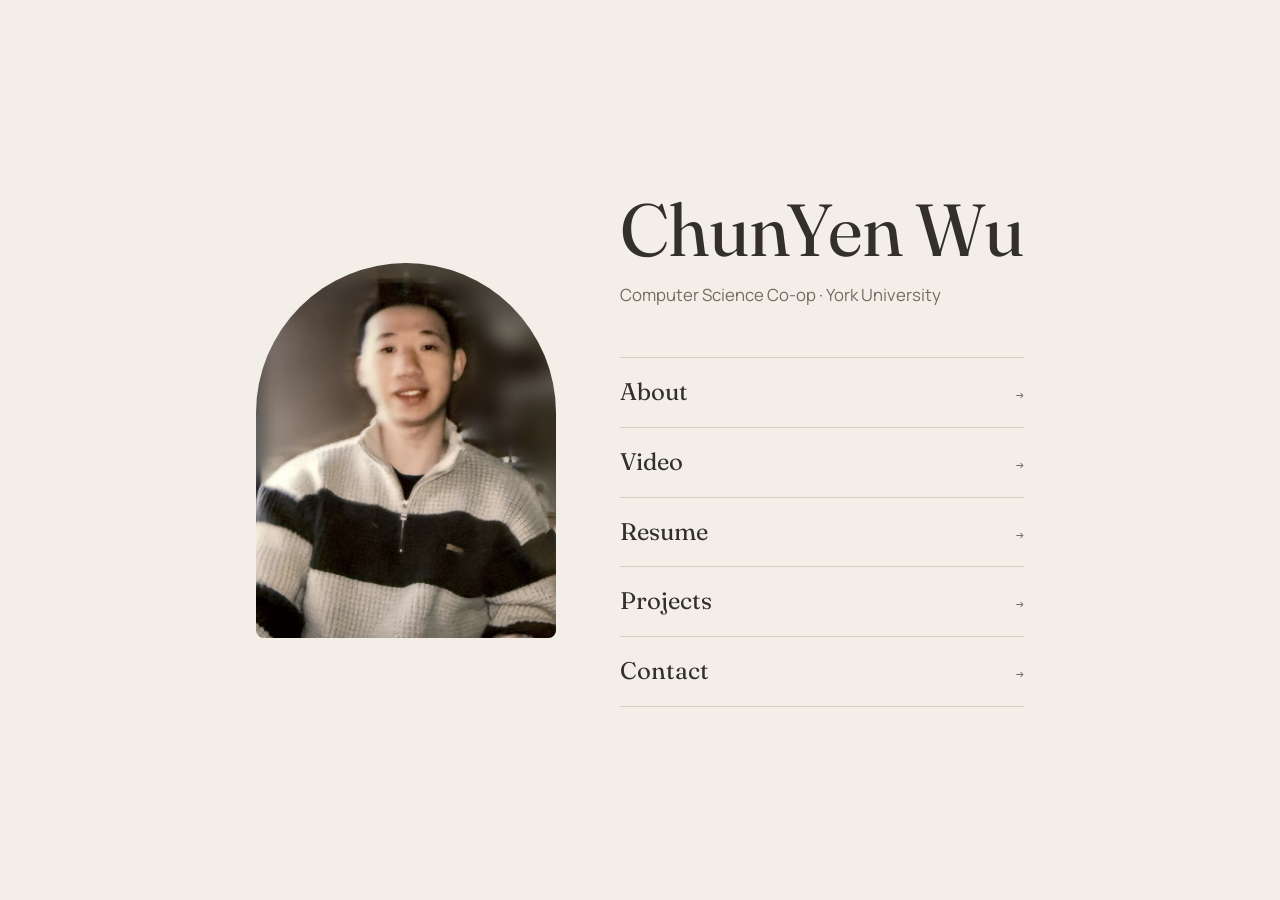
<file: index.html>
<!doctype html>
<html lang="en">
<head>
<meta charset="utf-8">
<meta name="viewport" content="width=device-width, initial-scale=1, viewport-fit=cover">
<title>ChunYen Wu</title>
<meta name="description" content="ChunYen Wu, Computer Science co-op student at York University. Data and BI analytics in financial services.">
<link rel="icon" href="data:image/svg+xml,%3Csvg xmlns='http://www.w3.org/2000/svg' viewBox='0 0 64 64'%3E%3Ccircle cx='32' cy='32' r='30' fill='%236E7F6A'/%3E%3Ctext x='32' y='42' font-size='28' text-anchor='middle' fill='%23F3EFE8' font-family='Georgia'%3EC%3C/text%3E%3C/svg%3E">
<link rel="preconnect" href="https://fonts.googleapis.com">
<link rel="preconnect" href="https://fonts.gstatic.com" crossorigin>
<link rel="stylesheet" href="https://fonts.googleapis.com/css2?family=Fraunces:opsz,wght@9..144,400;9..144,500&family=Manrope:wght@400;500;600&family=IBM+Plex+Mono:wght@400&display=swap">
<link rel="stylesheet" href="style.css">
</head>
<body>
<main class="home">
  <div class="wrap">
    <img src="photo.jpg" alt="Portrait of ChunYen Wu" width="800" height="1000">
    <div>
      <h1>ChunYen Wu</h1>
      <p class="role">Computer Science Co-op · York University</p>
      <nav aria-label="Main">
        <a href="about.html">About <span>→</span></a>
        <a href="video.html">Video <span>→</span></a>
        <a href="resume.html">Resume <span>→</span></a>
        <a href="projects.html">Projects <span>→</span></a>
        <a href="contact.html">Contact <span>→</span></a>
      </nav>
    </div>
  </div>
</main>
</body>
</html>
</file>
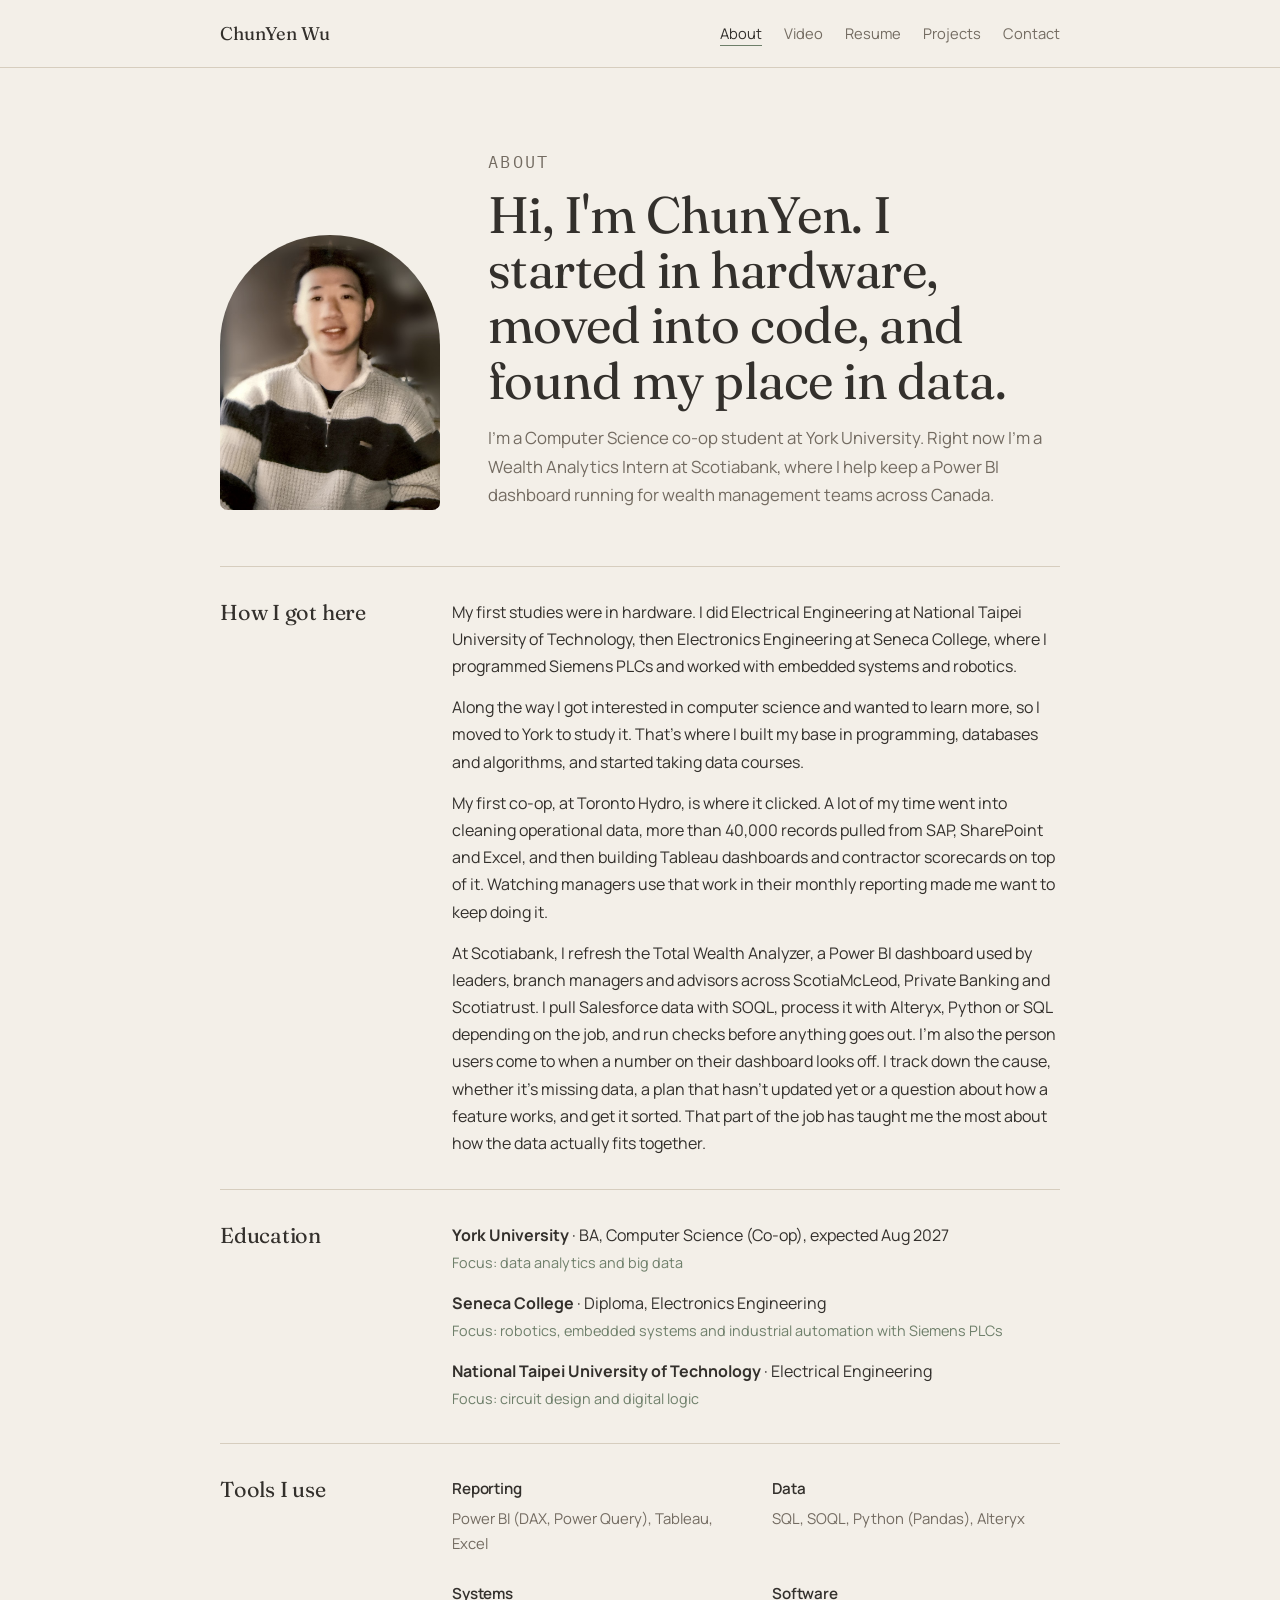
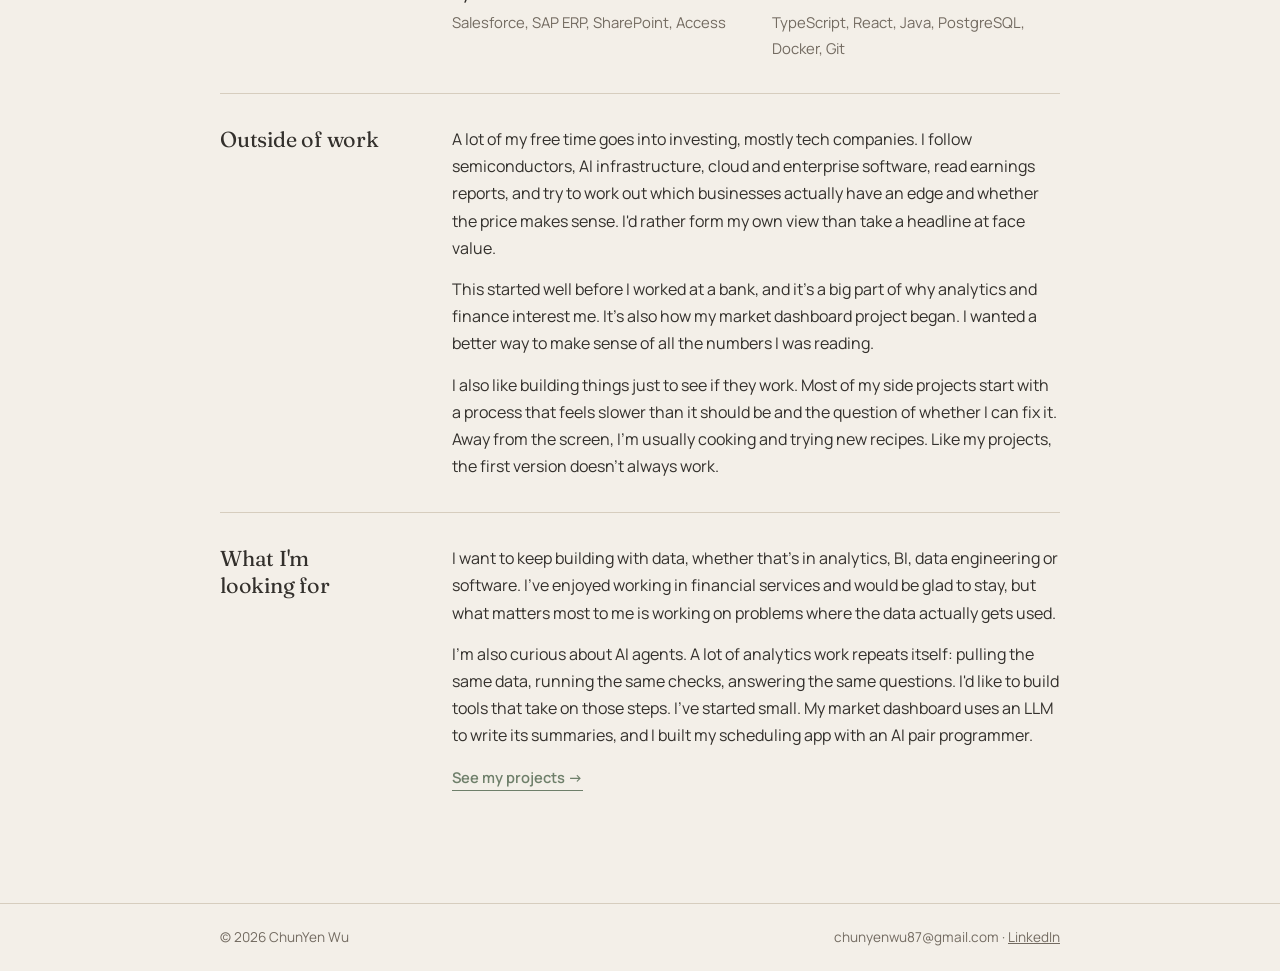
<file: about.html>
<!doctype html>
<html lang="en">
<head>
<meta charset="utf-8">
<meta name="viewport" content="width=device-width, initial-scale=1, viewport-fit=cover">
<title>About · ChunYen Wu</title>
<meta name="description" content="ChunYen Wu, Computer Science co-op student at York University. Data and BI analytics in financial services.">
<link rel="icon" href="data:image/svg+xml,%3Csvg xmlns='http://www.w3.org/2000/svg' viewBox='0 0 64 64'%3E%3Ccircle cx='32' cy='32' r='30' fill='%236E7F6A'/%3E%3Ctext x='32' y='42' font-size='28' text-anchor='middle' fill='%23F3EFE8' font-family='Georgia'%3EC%3C/text%3E%3C/svg%3E">
<link rel="preconnect" href="https://fonts.googleapis.com">
<link rel="preconnect" href="https://fonts.gstatic.com" crossorigin>
<link rel="stylesheet" href="https://fonts.googleapis.com/css2?family=Fraunces:opsz,wght@9..144,400;9..144,500&family=Manrope:wght@400;500;600&family=IBM+Plex+Mono:wght@400&display=swap">
<link rel="stylesheet" href="style.css">
</head>
<body>
<header class="top"><div class="wrap">
<a class="name" href="index.html">ChunYen Wu</a>
<nav aria-label="Main"><ul><li><a href="about.html" aria-current="page">About</a></li><li><a href="video.html">Video</a></li><li><a href="resume.html">Resume</a></li><li><a href="projects.html">Projects</a></li><li><a href="contact.html">Contact</a></li></ul></nav>
</div></header>
<main class="page"><div class="wrap">

<div class="about-head">
<img src="photo.jpg" alt="ChunYen Wu" width="800" height="1000">
<div class="page-head">
  <p class="label">About</p>
  <h1>Hi, I'm ChunYen. I started in hardware, moved into code, and found my place in data.</h1>
  <p>I'm a Computer Science co-op student at York University. Right now I'm a Wealth Analytics Intern at Scotiabank, where I help keep a Power BI dashboard running for wealth management teams across Canada.</p>
</div>
</div>

<section class="section">
  <h2>How I got here</h2>
  <div class="body">
    <p>My first studies were in hardware. I did Electrical Engineering at National Taipei University of Technology, then Electronics Engineering at Seneca College, where I programmed Siemens PLCs and worked with embedded systems and robotics.</p>
    <p>Along the way I got interested in computer science and wanted to learn more, so I moved to York to study it. That's where I built my base in programming, databases and algorithms, and started taking data courses.</p>
    <p>My first co-op, at Toronto Hydro, is where it clicked. A lot of my time went into cleaning operational data, more than 40,000 records pulled from SAP, SharePoint and Excel, and then building Tableau dashboards and contractor scorecards on top of it. Watching managers use that work in their monthly reporting made me want to keep doing it.</p>
    <p>At Scotiabank, I refresh the Total Wealth Analyzer, a Power BI dashboard used by leaders, branch managers and advisors across ScotiaMcLeod, Private Banking and Scotiatrust. I pull Salesforce data with SOQL, process it with Alteryx, Python or SQL depending on the job, and run checks before anything goes out. I'm also the person users come to when a number on their dashboard looks off. I track down the cause, whether it's missing data, a plan that hasn't updated yet or a question about how a feature works, and get it sorted. That part of the job has taught me the most about how the data actually fits together.</p>
  </div>
</section>

<section class="section">
  <h2>Education</h2>
  <div class="body">
    <ul class="focus">
      <li><div><b>York University</b> · BA, Computer Science (Co-op), expected Aug 2027</div><span>Focus: data analytics and big data</span></li>
      <li><div><b>Seneca College</b> · Diploma, Electronics Engineering</div><span>Focus: robotics, embedded systems and industrial automation with Siemens PLCs</span></li>
      <li><div><b>National Taipei University of Technology</b> · Electrical Engineering</div><span>Focus: circuit design and digital logic</span></li>
    </ul>
  </div>
</section>

<section class="section">
  <h2>Tools I use</h2>
  <div class="body">
    <div class="skills">
      <div><h3>Reporting</h3><p>Power BI (DAX, Power Query), Tableau, Excel</p></div>
      <div><h3>Data</h3><p>SQL, SOQL, Python (Pandas), Alteryx</p></div>
      <div><h3>Systems</h3><p>Salesforce, SAP ERP, SharePoint, Access</p></div>
      <div><h3>Software</h3><p>TypeScript, React, Java, PostgreSQL, Docker, Git</p></div>
    </div>
  </div>
</section>

<section class="section">
  <h2>Outside of work</h2>
  <div class="body">
    <p>A lot of my free time goes into investing, mostly tech companies. I follow semiconductors, AI infrastructure, cloud and enterprise software, read earnings reports, and try to work out which businesses actually have an edge and whether the price makes sense. I'd rather form my own view than take a headline at face value.</p>
    <p>This started well before I worked at a bank, and it's a big part of why analytics and finance interest me. It's also how my market dashboard project began. I wanted a better way to make sense of all the numbers I was reading.</p>
    <p>I also like building things just to see if they work. Most of my side projects start with a process that feels slower than it should be and the question of whether I can fix it. Away from the screen, I'm usually cooking and trying new recipes. Like my projects, the first version doesn't always work.</p>
  </div>
</section>

<section class="section">
  <h2>What I'm looking for</h2>
  <div class="body">
    <p>I want to keep building with data, whether that's in analytics, BI, data engineering or software. I've enjoyed working in financial services and would be glad to stay, but what matters most to me is working on problems where the data actually gets used.</p>
    <p>I'm also curious about AI agents. A lot of analytics work repeats itself: pulling the same data, running the same checks, answering the same questions. I'd like to build tools that take on those steps. I've started small. My market dashboard uses an LLM to write its summaries, and I built my scheduling app with an AI pair programmer.</p>
    <p><a class="repo" href="projects.html" style="margin-top:0">See my projects →</a></p>
  </div>
</section>

</div></main>
<footer><div class="wrap"><span>© 2026 ChunYen Wu</span><span>chunyenwu87@gmail.com · <a href="https://www.linkedin.com/in/chunyen-w/">LinkedIn</a></span></div></footer>
</body>
</html>
</file>
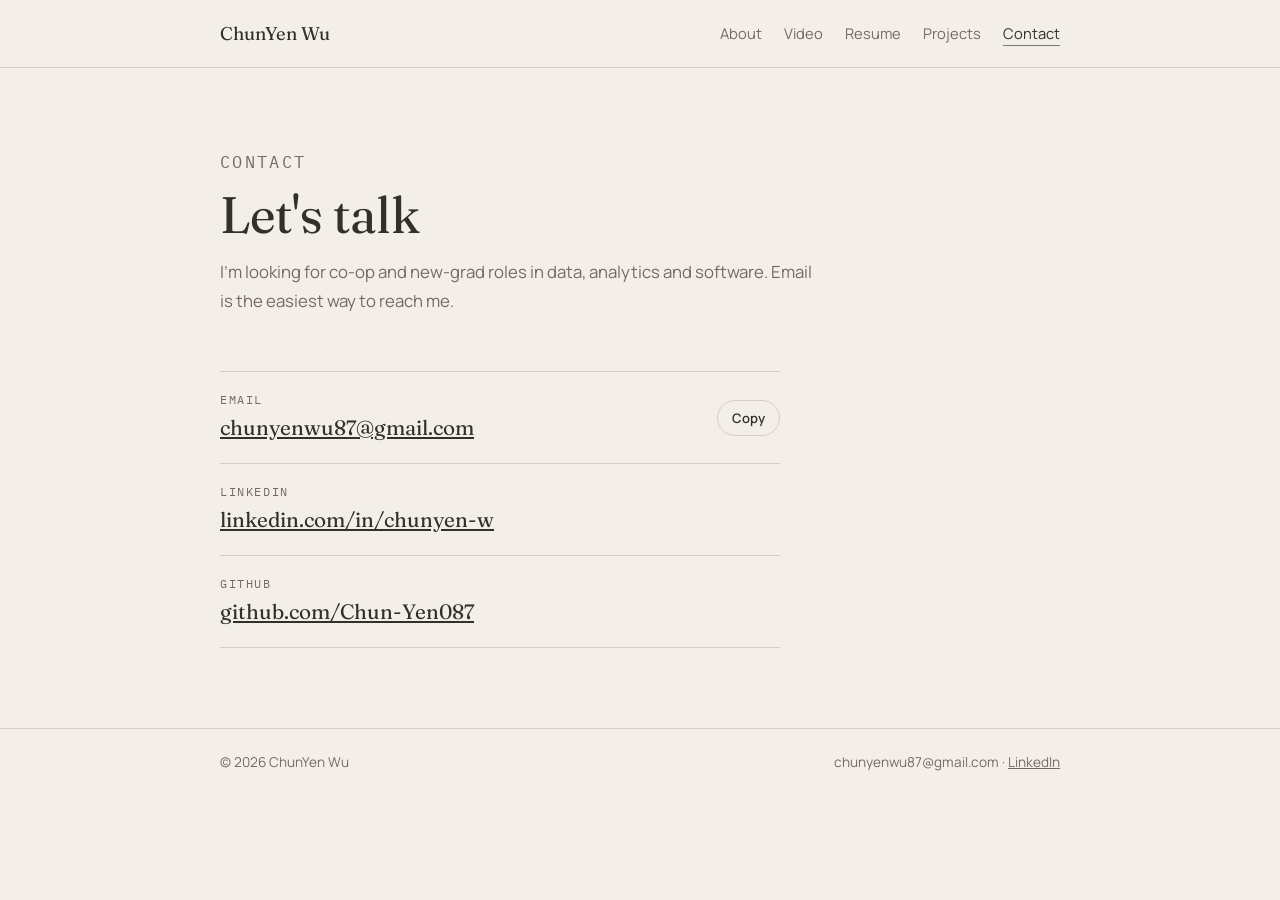
<file: contact.html>
<!doctype html>
<html lang="en">
<head>
<meta charset="utf-8">
<meta name="viewport" content="width=device-width, initial-scale=1, viewport-fit=cover">
<title>Contact · ChunYen Wu</title>
<meta name="description" content="ChunYen Wu, Computer Science co-op student at York University. Data and BI analytics in financial services.">
<link rel="icon" href="data:image/svg+xml,%3Csvg xmlns='http://www.w3.org/2000/svg' viewBox='0 0 64 64'%3E%3Ccircle cx='32' cy='32' r='30' fill='%236E7F6A'/%3E%3Ctext x='32' y='42' font-size='28' text-anchor='middle' fill='%23F3EFE8' font-family='Georgia'%3EC%3C/text%3E%3C/svg%3E">
<link rel="preconnect" href="https://fonts.googleapis.com">
<link rel="preconnect" href="https://fonts.gstatic.com" crossorigin>
<link rel="stylesheet" href="https://fonts.googleapis.com/css2?family=Fraunces:opsz,wght@9..144,400;9..144,500&family=Manrope:wght@400;500;600&family=IBM+Plex+Mono:wght@400&display=swap">
<link rel="stylesheet" href="style.css">
</head>
<body>
<header class="top"><div class="wrap">
<a class="name" href="index.html">ChunYen Wu</a>
<nav aria-label="Main"><ul><li><a href="about.html">About</a></li><li><a href="video.html">Video</a></li><li><a href="resume.html">Resume</a></li><li><a href="projects.html">Projects</a></li><li><a href="contact.html" aria-current="page">Contact</a></li></ul></nav>
</div></header>
<main class="page"><div class="wrap">

<div class="page-head">
  <p class="label">Contact</p>
  <h1>Let's talk</h1>
  <p>I'm looking for co-op and new-grad roles in data, analytics and software. Email is the easiest way to reach me.</p>
</div>
<div class="contact-list">
  <div class="contact-row"><div><p class="label">Email</p><a class="v" id="email" href="mailto:chunyenwu87@gmail.com">chunyenwu87@gmail.com</a></div><button class="copy" id="copy" type="button">Copy</button></div>
  <div class="contact-row"><div><p class="label">LinkedIn</p><a class="v" href="https://www.linkedin.com/in/chunyen-w/">linkedin.com/in/chunyen-w</a></div></div>
  <div class="contact-row"><div><p class="label">GitHub</p><a class="v" href="https://github.com/Chun-Yen087">github.com/Chun-Yen087</a></div></div>
</div>
<script>
document.getElementById('copy').addEventListener('click', function () {
  var b = this, t = document.getElementById('email').textContent;
  try { navigator.clipboard.writeText(t).then(function () { b.textContent = 'Copied'; setTimeout(function () { b.textContent = 'Copy'; }, 1500); }); } catch (e) {}
});
</script>

</div></main>
<footer><div class="wrap"><span>© 2026 ChunYen Wu</span><span>chunyenwu87@gmail.com · <a href="https://www.linkedin.com/in/chunyen-w/">LinkedIn</a></span></div></footer>
</body>
</html>
</file>
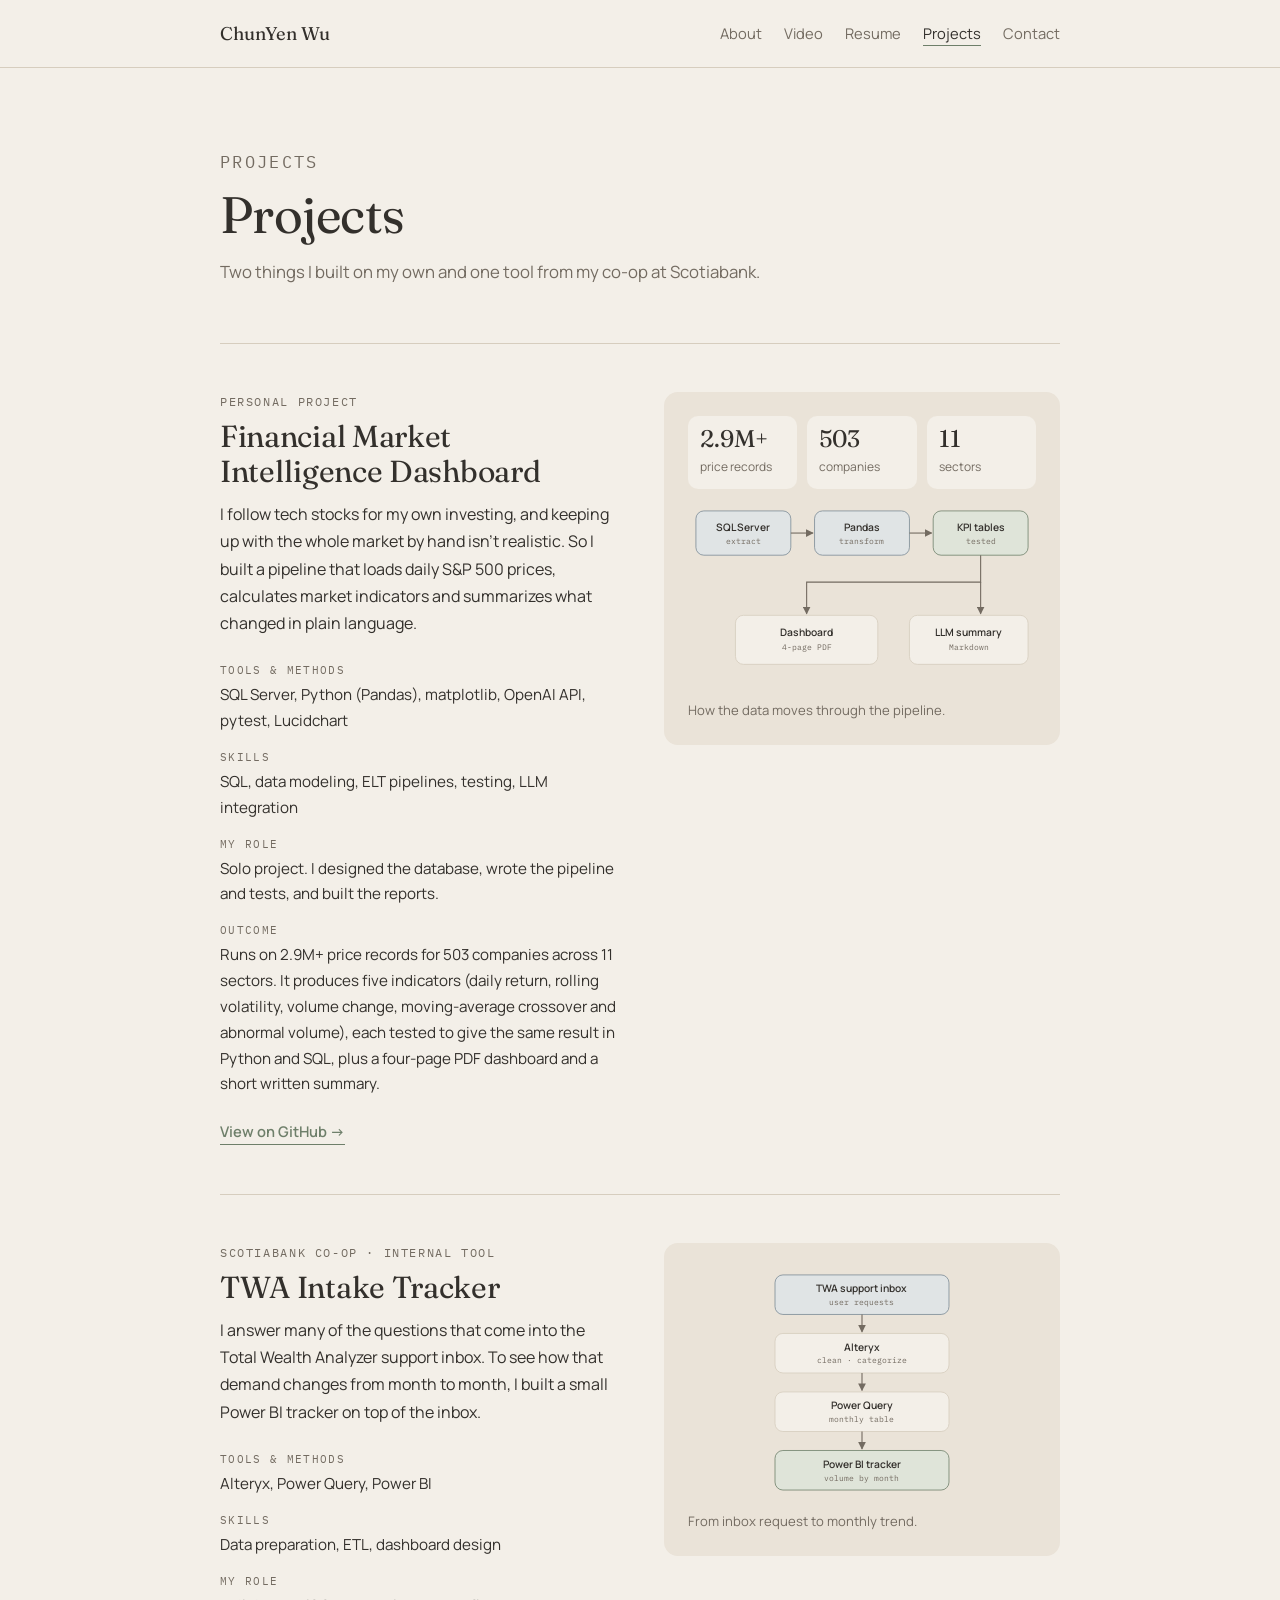
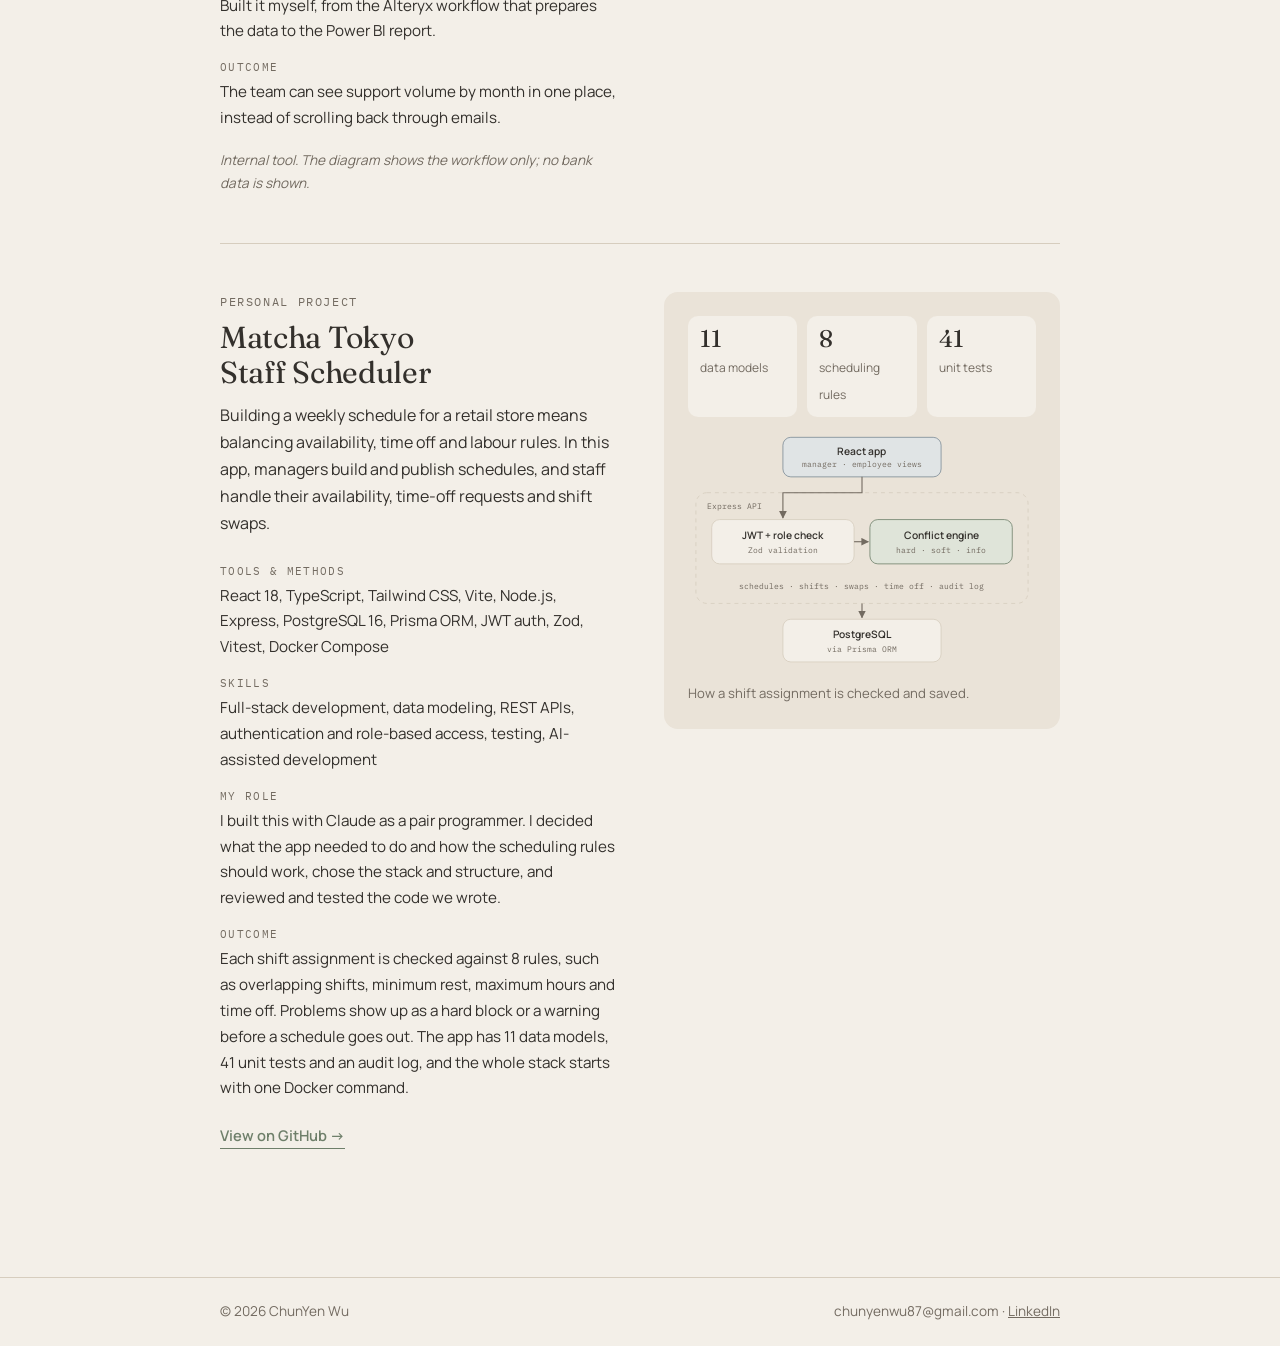
<file: projects.html>
<!doctype html>
<html lang="en">
<head>
<meta charset="utf-8">
<meta name="viewport" content="width=device-width, initial-scale=1, viewport-fit=cover">
<title>Projects · ChunYen Wu</title>
<meta name="description" content="ChunYen Wu, Computer Science co-op student at York University. Data and BI analytics in financial services.">
<link rel="icon" href="data:image/svg+xml,%3Csvg xmlns='http://www.w3.org/2000/svg' viewBox='0 0 64 64'%3E%3Ccircle cx='32' cy='32' r='30' fill='%236E7F6A'/%3E%3Ctext x='32' y='42' font-size='28' text-anchor='middle' fill='%23F3EFE8' font-family='Georgia'%3EC%3C/text%3E%3C/svg%3E">
<link rel="preconnect" href="https://fonts.googleapis.com">
<link rel="preconnect" href="https://fonts.gstatic.com" crossorigin>
<link rel="stylesheet" href="https://fonts.googleapis.com/css2?family=Fraunces:opsz,wght@9..144,400;9..144,500&family=Manrope:wght@400;500;600&family=IBM+Plex+Mono:wght@400&display=swap">
<link rel="stylesheet" href="style.css">
</head>
<body>
<header class="top"><div class="wrap">
<a class="name" href="index.html">ChunYen Wu</a>
<nav aria-label="Main"><ul><li><a href="about.html">About</a></li><li><a href="video.html">Video</a></li><li><a href="resume.html">Resume</a></li><li><a href="projects.html" aria-current="page">Projects</a></li><li><a href="contact.html">Contact</a></li></ul></nav>
</div></header>
<main class="page"><div class="wrap">

<div class="page-head">
  <p class="label">Projects</p>
  <h1>Projects</h1>
  <p>Two things I built on my own and one tool from my co-op at Scotiabank.</p>
</div>

<article class="project">
  <div>
    <p class="label">Personal project</p>
    <h2>Financial Market Intelligence Dashboard</h2>
    <p class="desc">I follow tech stocks for my own investing, and keeping up with the whole market by hand isn't realistic. So I built a pipeline that loads daily S&amp;P 500 prices, calculates market indicators and summarizes what changed in plain language.</p>
    <dl class="facts">
      <div><dt>Tools &amp; methods</dt><dd>SQL Server, Python (Pandas), matplotlib, OpenAI API, pytest, Lucidchart</dd></div>
      <div><dt>Skills</dt><dd>SQL, data modeling, ELT pipelines, testing, LLM integration</dd></div>
      <div><dt>My role</dt><dd>Solo project. I designed the database, wrote the pipeline and tests, and built the reports.</dd></div>
      <div><dt>Outcome</dt><dd>Runs on 2.9M+ price records for 503 companies across 11 sectors. It produces five indicators (daily return, rolling volatility, volume change, moving-average crossover and abnormal volume), each tested to give the same result in Python and SQL, plus a four-page PDF dashboard and a short written summary.</dd></div>
    </dl>
    <a class="repo" href="https://github.com/Chun-Yen087/financial-market-intelligence-dashboard">View on GitHub →</a>
  </div>
  <figure>
    <div class="kpis">
      <div class="kpi"><b>2.9M+</b><span>price records</span></div>
      <div class="kpi"><b>503</b><span>companies</span></div>
      <div class="kpi"><b>11</b><span>sectors</span></div>
    </div>
    <svg viewBox="0 0 440 230" role="img" aria-label="Pipeline from SQL Server to Pandas to KPI tables, feeding a dashboard and an LLM summary">
      <defs><marker id="ah1" viewBox="0 0 10 10" refX="9" refY="5" markerWidth="7" markerHeight="7" orient="auto-start-reverse"><path d="M0,0 L10,5 L0,10 z" class="dg-head"/></marker></defs>
      <rect class="dg-box blue" x="10" y="10" width="120" height="56" rx="10"/><text class="dg-t" x="70" y="35" text-anchor="middle">SQL Server</text><text class="dg-s" x="70" y="52" text-anchor="middle">extract</text>
      <rect class="dg-box blue" x="160" y="10" width="120" height="56" rx="10"/><text class="dg-t" x="220" y="35" text-anchor="middle">Pandas</text><text class="dg-s" x="220" y="52" text-anchor="middle">transform</text>
      <rect class="dg-box hi" x="310" y="10" width="120" height="56" rx="10"/><text class="dg-t" x="370" y="35" text-anchor="middle">KPI tables</text><text class="dg-s" x="370" y="52" text-anchor="middle">tested</text>
      <path class="dg-a" d="M130 38 H158" marker-end="url(#ah1)"/><path class="dg-a" d="M280 38 H308" marker-end="url(#ah1)"/>
      <path class="dg-a" d="M370 66 V100 H150 V140" marker-end="url(#ah1)"/><path class="dg-a" d="M370 100 V140" marker-end="url(#ah1)"/>
      <rect class="dg-box" x="60" y="142" width="180" height="62" rx="10"/><text class="dg-t" x="150" y="168" text-anchor="middle">Dashboard</text><text class="dg-s" x="150" y="186" text-anchor="middle">4-page PDF</text>
      <rect class="dg-box" x="280" y="142" width="150" height="62" rx="10"/><text class="dg-t" x="355" y="168" text-anchor="middle">LLM summary</text><text class="dg-s" x="355" y="186" text-anchor="middle">Markdown</text>
    </svg>
    <figcaption>How the data moves through the pipeline.</figcaption>
  </figure>
</article>

<article class="project">
  <div>
    <p class="label">Scotiabank co-op · internal tool</p>
    <h2>TWA Intake Tracker</h2>
    <p class="desc">I answer many of the questions that come into the Total Wealth Analyzer support inbox. To see how that demand changes from month to month, I built a small Power BI tracker on top of the inbox.</p>
    <dl class="facts">
      <div><dt>Tools &amp; methods</dt><dd>Alteryx, Power Query, Power BI</dd></div>
      <div><dt>Skills</dt><dd>Data preparation, ETL, dashboard design</dd></div>
      <div><dt>My role</dt><dd>Built it myself, from the Alteryx workflow that prepares the data to the Power BI report.</dd></div>
      <div><dt>Outcome</dt><dd>The team can see support volume by month in one place, instead of scrolling back through emails.</dd></div>
    </dl>
    <p class="note">Internal tool. The diagram shows the workflow only; no bank data is shown.</p>
  </div>
  <figure>
    <svg viewBox="0 0 440 290" role="img" aria-label="Support inbox to Alteryx to Power Query to Power BI tracker">
      <defs><marker id="ah2" viewBox="0 0 10 10" refX="9" refY="5" markerWidth="7" markerHeight="7" orient="auto-start-reverse"><path d="M0,0 L10,5 L0,10 z" class="dg-head"/></marker></defs>
      <rect class="dg-box blue" x="110" y="10" width="220" height="50" rx="10"/><text class="dg-t" x="220" y="32" text-anchor="middle">TWA support inbox</text><text class="dg-s" x="220" y="48" text-anchor="middle">user requests</text>
      <rect class="dg-box" x="110" y="84" width="220" height="50" rx="10"/><text class="dg-t" x="220" y="106" text-anchor="middle">Alteryx</text><text class="dg-s" x="220" y="122" text-anchor="middle">clean · categorize</text>
      <rect class="dg-box" x="110" y="158" width="220" height="50" rx="10"/><text class="dg-t" x="220" y="180" text-anchor="middle">Power Query</text><text class="dg-s" x="220" y="196" text-anchor="middle">monthly table</text>
      <rect class="dg-box hi" x="110" y="232" width="220" height="50" rx="10"/><text class="dg-t" x="220" y="254" text-anchor="middle">Power BI tracker</text><text class="dg-s" x="220" y="270" text-anchor="middle">volume by month</text>
      <path class="dg-a" d="M220 60 V82" marker-end="url(#ah2)"/><path class="dg-a" d="M220 134 V156" marker-end="url(#ah2)"/><path class="dg-a" d="M220 208 V230" marker-end="url(#ah2)"/>
    </svg>
    <figcaption>From inbox request to monthly trend.</figcaption>
  </figure>
</article>

<article class="project">
  <div>
    <p class="label">Personal project</p>
    <h2>Matcha Tokyo Staff Scheduler</h2>
    <p class="desc">Building a weekly schedule for a retail store means balancing availability, time off and labour rules. In this app, managers build and publish schedules, and staff handle their availability, time-off requests and shift swaps.</p>
    <dl class="facts">
      <div><dt>Tools &amp; methods</dt><dd>React 18, TypeScript, Tailwind CSS, Vite, Node.js, Express, PostgreSQL 16, Prisma ORM, JWT auth, Zod, Vitest, Docker Compose</dd></div>
      <div><dt>Skills</dt><dd>Full-stack development, data modeling, REST APIs, authentication and role-based access, testing, AI-assisted development</dd></div>
      <div><dt>My role</dt><dd>I built this with Claude as a pair programmer. I decided what the app needed to do and how the scheduling rules should work, chose the stack and structure, and reviewed and tested the code we wrote.</dd></div>
      <div><dt>Outcome</dt><dd>Each shift assignment is checked against 8 rules, such as overlapping shifts, minimum rest, maximum hours and time off. Problems show up as a hard block or a warning before a schedule goes out. The app has 11 data models, 41 unit tests and an audit log, and the whole stack starts with one Docker command.</dd></div>
    </dl>
    <a class="repo" href="https://github.com/Chun-Yen087/retail-production-scheduling-app">View on GitHub →</a>
  </div>
  <figure>
    <div class="kpis">
      <div class="kpi"><b>11</b><span>data models</span></div>
      <div class="kpi"><b>8</b><span>scheduling rules</span></div>
      <div class="kpi"><b>41</b><span>unit tests</span></div>
    </div>
    <svg viewBox="0 0 440 300" role="img" aria-label="React app calls the Express API, which checks auth and roles, runs the conflict engine, and stores data in PostgreSQL through Prisma">
      <defs><marker id="ah3" viewBox="0 0 10 10" refX="9" refY="5" markerWidth="7" markerHeight="7" orient="auto-start-reverse"><path d="M0,0 L10,5 L0,10 z" class="dg-head"/></marker></defs>
      <rect class="dg-box blue" x="120" y="8" width="200" height="50" rx="10"/><text class="dg-t" x="220" y="30" text-anchor="middle">React app</text><text class="dg-s" x="220" y="46" text-anchor="middle">manager · employee views</text>
      <rect class="dg-frame" x="10" y="78" width="420" height="140" rx="14"/>
      <text class="dg-s" x="24" y="98">Express API</text>
      <rect class="dg-box" x="30" y="112" width="180" height="56" rx="10"/><text class="dg-t" x="120" y="137" text-anchor="middle">JWT + role check</text><text class="dg-s" x="120" y="154" text-anchor="middle">Zod validation</text>
      <rect class="dg-box hi" x="230" y="112" width="180" height="56" rx="10"/><text class="dg-t" x="320" y="137" text-anchor="middle">Conflict engine</text><text class="dg-s" x="320" y="154" text-anchor="middle">hard · soft · info</text>
      <text class="dg-s" x="220" y="200" text-anchor="middle">schedules · shifts · swaps · time off · audit log</text>
      <rect class="dg-box" x="120" y="238" width="200" height="54" rx="10"/><text class="dg-t" x="220" y="262" text-anchor="middle">PostgreSQL</text><text class="dg-s" x="220" y="279" text-anchor="middle">via Prisma ORM</text>
      <path class="dg-a" d="M220 58 V78 H120 V110" marker-end="url(#ah3)"/><path class="dg-a" d="M210 140 H228" marker-end="url(#ah3)"/><path class="dg-a" d="M220 218 V236" marker-end="url(#ah3)"/>
    </svg>
    <figcaption>How a shift assignment is checked and saved.</figcaption>
  </figure>
</article>

</div></main>
<footer><div class="wrap"><span>© 2026 ChunYen Wu</span><span>chunyenwu87@gmail.com · <a href="https://www.linkedin.com/in/chunyen-w/">LinkedIn</a></span></div></footer>
</body>
</html>
</file>
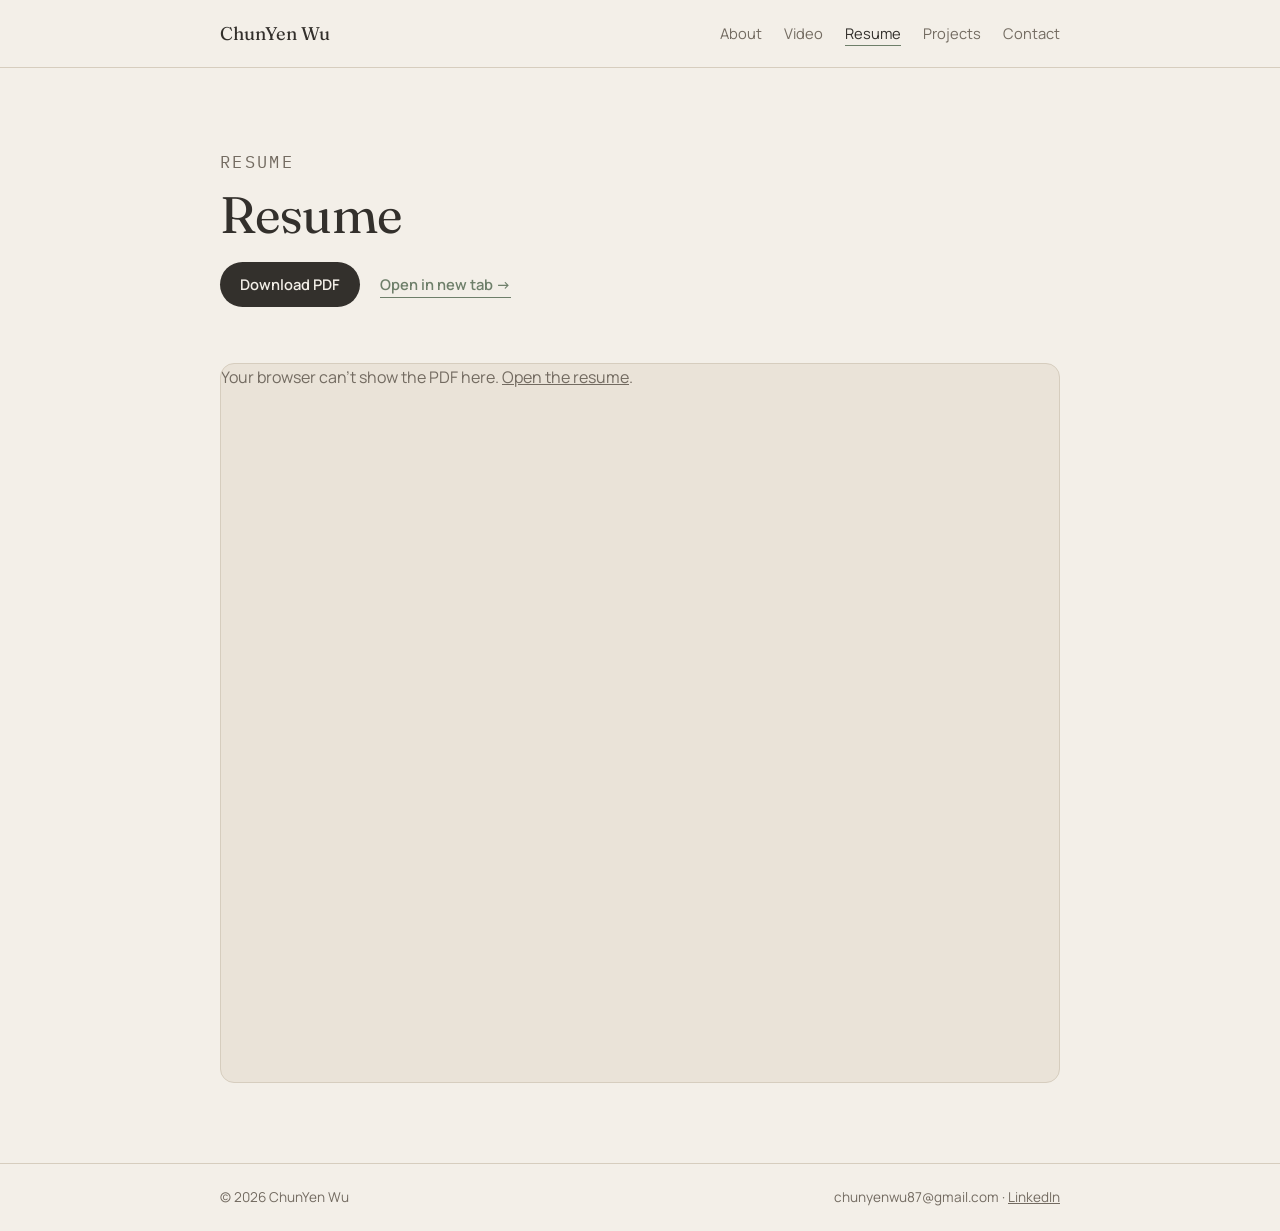
<file: resume.html>
<!doctype html>
<html lang="en">
<head>
<meta charset="utf-8">
<meta name="viewport" content="width=device-width, initial-scale=1, viewport-fit=cover">
<title>Resume · ChunYen Wu</title>
<meta name="description" content="ChunYen Wu, Computer Science co-op student at York University. Data and BI analytics in financial services.">
<link rel="icon" href="data:image/svg+xml,%3Csvg xmlns='http://www.w3.org/2000/svg' viewBox='0 0 64 64'%3E%3Ccircle cx='32' cy='32' r='30' fill='%236E7F6A'/%3E%3Ctext x='32' y='42' font-size='28' text-anchor='middle' fill='%23F3EFE8' font-family='Georgia'%3EC%3C/text%3E%3C/svg%3E">
<link rel="preconnect" href="https://fonts.googleapis.com">
<link rel="preconnect" href="https://fonts.gstatic.com" crossorigin>
<link rel="stylesheet" href="https://fonts.googleapis.com/css2?family=Fraunces:opsz,wght@9..144,400;9..144,500&family=Manrope:wght@400;500;600&family=IBM+Plex+Mono:wght@400&display=swap">
<link rel="stylesheet" href="style.css">
</head>
<body>
<header class="top"><div class="wrap">
<a class="name" href="index.html">ChunYen Wu</a>
<nav aria-label="Main"><ul><li><a href="about.html">About</a></li><li><a href="video.html">Video</a></li><li><a href="resume.html" aria-current="page">Resume</a></li><li><a href="projects.html">Projects</a></li><li><a href="contact.html">Contact</a></li></ul></nav>
</div></header>
<main class="page"><div class="wrap">

<div class="page-head">
  <p class="label">Resume</p>
  <h1>Resume</h1>
  <div class="resume-actions">
    <a class="btn" href="ChunYen_Wu_Resume.pdf" download>Download PDF</a>
    <a class="repo" href="ChunYen_Wu_Resume.pdf" target="_blank" rel="noopener" style="margin-top:0">Open in new tab →</a>
  </div>
</div>
<object class="pdf" data="ChunYen_Wu_Resume.pdf#view=FitH" type="application/pdf" aria-label="ChunYen Wu resume">
  <p class="muted">Your browser can't show the PDF here. <a href="ChunYen_Wu_Resume.pdf">Open the resume</a>.</p>
</object>

</div></main>
<footer><div class="wrap"><span>© 2026 ChunYen Wu</span><span>chunyenwu87@gmail.com · <a href="https://www.linkedin.com/in/chunyen-w/">LinkedIn</a></span></div></footer>
</body>
</html>
</file>
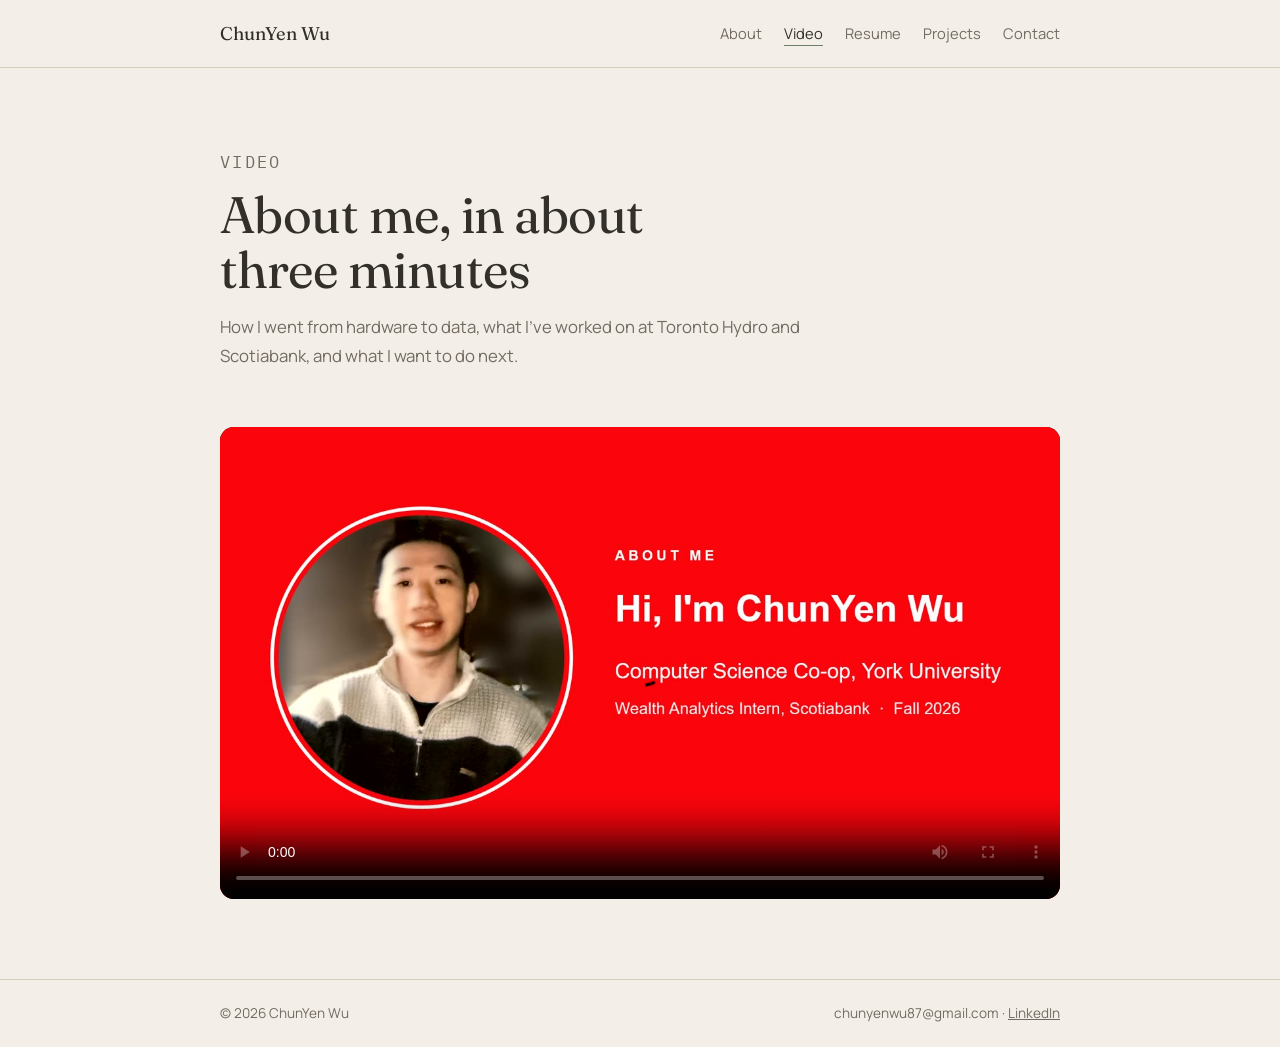
<file: video.html>
<!doctype html>
<html lang="en">
<head>
<meta charset="utf-8">
<meta name="viewport" content="width=device-width, initial-scale=1, viewport-fit=cover">
<title>Video · ChunYen Wu</title>
<meta name="description" content="ChunYen Wu, Computer Science co-op student at York University. Data and BI analytics in financial services.">
<link rel="icon" href="data:image/svg+xml,%3Csvg xmlns='http://www.w3.org/2000/svg' viewBox='0 0 64 64'%3E%3Ccircle cx='32' cy='32' r='30' fill='%236E7F6A'/%3E%3Ctext x='32' y='42' font-size='28' text-anchor='middle' fill='%23F3EFE8' font-family='Georgia'%3EC%3C/text%3E%3C/svg%3E">
<link rel="preconnect" href="https://fonts.googleapis.com">
<link rel="preconnect" href="https://fonts.gstatic.com" crossorigin>
<link rel="stylesheet" href="https://fonts.googleapis.com/css2?family=Fraunces:opsz,wght@9..144,400;9..144,500&family=Manrope:wght@400;500;600&family=IBM+Plex+Mono:wght@400&display=swap">
<link rel="stylesheet" href="style.css">
</head>
<body>
<header class="top"><div class="wrap">
<a class="name" href="index.html">ChunYen Wu</a>
<nav aria-label="Main"><ul><li><a href="about.html">About</a></li><li><a href="video.html" aria-current="page">Video</a></li><li><a href="resume.html">Resume</a></li><li><a href="projects.html">Projects</a></li><li><a href="contact.html">Contact</a></li></ul></nav>
</div></header>
<main class="page"><div class="wrap">

<div class="page-head">
  <p class="label">Video</p>
  <h1>About me, in about three minutes</h1>
  <p>How I went from hardware to data, what I've worked on at Toronto Hydro and Scotiabank, and what I want to do next.</p>
</div>
<video class="vid" controls preload="metadata" playsinline poster="video-poster.jpg">
  <source src="about-me-v2.mp4" type="video/mp4">
  <p class="muted">Your browser can't play this video. <a href="about-me-v2.mp4">Download it instead</a>.</p>
</video>

</div></main>
<footer><div class="wrap"><span>© 2026 ChunYen Wu</span><span>chunyenwu87@gmail.com · <a href="https://www.linkedin.com/in/chunyen-w/">LinkedIn</a></span></div></footer>
</body>
</html>
</file>
<file: style.css>
/* Morandi palette: rice white, beige, sage, dusty blue. Quiet multi-page layout. */
:root {
  --bg: #F3EFE8; --surface: #EAE3D8; --line: #D6CDBE;
  --fg: #33302C; --muted: #736B61; --accent: #6E7F6A; --accent-soft: #DFE4D9;
  --blue: #7A8A95; --blue-soft: #E0E4E5;
  --display: "Fraunces", "Iowan Old Style", Georgia, serif;
  --body: "Manrope", "Segoe UI", system-ui, -apple-system, sans-serif;
  --mono: "IBM Plex Mono", ui-monospace, Menlo, monospace;
  --radius: 14px;
}
@media (prefers-color-scheme: dark) {
  :root { --bg: #23211E; --surface: #2C2925; --line: #45403A; --fg: #EAE4DA; --muted: #ADA497;
          --accent: #A6B5A0; --accent-soft: #333A31; --blue: #A3B1BA; --blue-soft: #2F3639; color-scheme: dark; }
}
* { box-sizing: border-box; }
html, body { margin: 0; }
body { background: var(--bg); color: var(--fg); font-family: var(--body); font-size: 16px; line-height: 1.7; -webkit-font-smoothing: antialiased; }
a { color: inherit; }
a:focus-visible, button:focus-visible { outline: 2px solid var(--accent); outline-offset: 3px; border-radius: 4px; }
h1, h2, h3 { font-family: var(--display); font-weight: 400; margin: 0; letter-spacing: -0.01em; text-wrap: balance; }
p { margin: 0; }
.wrap { max-width: 880px; margin: 0 auto; padding-left: max(20px, env(safe-area-inset-left, 0px)); padding-right: max(20px, env(safe-area-inset-right, 0px)); }
.label { font-family: var(--mono); font-size: .72rem; letter-spacing: .14em; text-transform: uppercase; color: var(--muted); }

/* ---------- Home ---------- */
.home { min-height: 100vh; min-height: 100svh; display: grid; align-items: center; padding-block: 48px; }
.home .wrap { display: grid; grid-template-columns: minmax(0, 300px) minmax(0, 1fr); gap: 64px; align-items: center; }
.home img { display: block; width: 100%; height: auto; aspect-ratio: 4 / 5; object-fit: cover; border-radius: 160px 160px 8px 8px; filter: saturate(.8); }
.home h1 { font-size: clamp(2.8rem, 7vw, 4.6rem); line-height: 1; }
.home .role { margin-top: 14px; font-size: 1.05rem; color: var(--muted); }
.home nav { margin-top: 48px; border-top: 1px solid var(--line); }
.home nav a { display: flex; justify-content: space-between; align-items: baseline; padding: 14px 0; border-bottom: 1px solid var(--line);
  text-decoration: none; font-family: var(--display); font-size: 1.5rem; transition: color .2s, padding .2s; }
.home nav a span { font-family: var(--mono); font-size: .8rem; color: var(--muted); }
.home nav a:hover { color: var(--accent); padding-left: 6px; }
@media (prefers-reduced-motion: reduce) { .home nav a { transition: none; } }

/* ---------- Inner pages ---------- */
.top { border-bottom: 1px solid var(--line); }
.top .wrap { display: flex; justify-content: space-between; align-items: center; gap: 16px; flex-wrap: wrap; padding-block: 18px; }
.top .name { font-family: var(--display); font-size: 1.15rem; text-decoration: none; }
.top ul { list-style: none; margin: 0; padding: 0; display: flex; gap: 22px; flex-wrap: wrap; }
.top ul a { text-decoration: none; font-size: .92rem; color: var(--muted); padding-bottom: 2px; border-bottom: 1px solid transparent; }
.top ul a:hover { color: var(--fg); }
.top ul a[aria-current="page"] { color: var(--fg); border-bottom-color: var(--accent); }

main.page { padding-block: 64px 80px; }
.page-head { margin-bottom: 56px; max-width: 60ch; }
.page-head h1 { font-size: clamp(2.2rem, 5vw, 3.2rem); line-height: 1.08; margin-top: 10px; }
.page-head p { margin-top: 16px; color: var(--muted); font-size: 1.05rem; }

.section { display: grid; grid-template-columns: minmax(0, 200px) minmax(0, 1fr); gap: 32px; padding-block: 32px; border-top: 1px solid var(--line); }
.section h2 { font-size: 1.35rem; line-height: 1.25; }
.section .body { display: grid; gap: 14px; max-width: 62ch; }
.section .body p + p { margin-top: 0; }
.muted { color: var(--muted); }

/* Resume */
.job + .job { margin-top: 36px; }
.job-head { display: flex; justify-content: space-between; gap: 12px; flex-wrap: wrap; align-items: baseline; }
.job h3 { font-size: 1.3rem; }
.job .meta { font-family: var(--mono); font-size: .8rem; color: var(--muted); font-variant-numeric: tabular-nums; }
.job .org { color: var(--accent); font-weight: 600; font-size: .95rem; }
.job ul { margin: 12px 0 0; padding: 0; list-style: none; display: grid; gap: 8px; }
.job li { position: relative; padding-left: 18px; }
.job li::before { content: ""; position: absolute; left: 0; top: .75em; width: 8px; height: 1px; background: var(--accent); }
.tags { display: flex; flex-wrap: wrap; gap: 6px; margin-top: 14px; }
.tag { font-family: var(--mono); font-size: .75rem; padding: 3px 10px; border-radius: 999px; border: 1px solid var(--line); color: var(--muted); }
.skills { display: grid; grid-template-columns: repeat(2, minmax(0, 1fr)); gap: 24px 32px; }
.skills h3 { font-family: var(--body); font-size: .95rem; font-weight: 600; margin-bottom: 4px; }
.skills p { font-size: .93rem; color: var(--muted); }
.edu { display: grid; gap: 14px; }
.edu div { display: flex; justify-content: space-between; gap: 12px; flex-wrap: wrap; }
.edu b { font-weight: 600; }
.btn { display: inline-flex; align-items: center; gap: 8px; text-decoration: none; font-weight: 600; font-size: .92rem; padding: 10px 20px; border-radius: 999px; background: var(--fg); color: var(--bg); justify-self: start; transition: background .2s; }
.btn:hover { background: var(--accent); }

/* Projects */
.project { padding-block: 48px; border-top: 1px solid var(--line); display: grid; grid-template-columns: minmax(0, 1fr) minmax(0, 1fr); gap: 48px; align-items: start; }
.project h2 { font-size: clamp(1.5rem, 3vw, 1.9rem); line-height: 1.15; margin-top: 8px; }
.project .desc { margin-top: 12px; }
.facts { margin: 24px 0 0; display: grid; gap: 14px; }
.facts dt { font-family: var(--mono); font-size: .7rem; letter-spacing: .12em; text-transform: uppercase; color: var(--muted); }
.facts dd { margin: 2px 0 0; font-size: .95rem; }
.repo { display: inline-block; margin-top: 22px; font-weight: 600; font-size: .92rem; color: var(--accent); text-decoration: none; border-bottom: 1px solid currentColor; }
.note { margin-top: 18px; font-size: .85rem; color: var(--muted); font-style: italic; }
figure { margin: 0; background: var(--surface); border-radius: var(--radius); padding: 24px; display: grid; gap: 14px; }
figure svg { width: 100%; height: auto; display: block; }
figcaption { font-size: .82rem; color: var(--muted); }
.kpis { display: grid; grid-template-columns: repeat(3, minmax(0, 1fr)); gap: 10px; }
.kpi { background: var(--bg); border-radius: 10px; padding: 10px 12px; }
.kpi b { display: block; font-family: var(--display); font-weight: 400; font-size: 1.5rem; line-height: 1.1; font-variant-numeric: tabular-nums; }
.kpi span { font-size: .75rem; color: var(--muted); }
.dg-box { fill: var(--bg); stroke: var(--line); }
.dg-box.hi { fill: var(--accent-soft); stroke: var(--accent); }
.dg-box.blue { fill: var(--blue-soft); stroke: var(--blue); }
.dg-t { fill: var(--fg); font-family: var(--body); font-size: 13px; font-weight: 600; }
.dg-s { fill: var(--muted); font-family: var(--mono); font-size: 10.5px; }
.dg-a { stroke: var(--muted); stroke-width: 1.4; fill: none; }
.dg-head { fill: var(--muted); }
.dg-frame { fill: none; stroke: var(--line); stroke-dasharray: 5 5; }

/* Contact */
.contact-list { display: grid; gap: 0; border-top: 1px solid var(--line); max-width: 560px; }
.contact-row { display: flex; justify-content: space-between; align-items: center; gap: 12px; flex-wrap: wrap; padding: 18px 0; border-bottom: 1px solid var(--line); }
.contact-row .v { font-family: var(--display); font-size: 1.3rem; word-break: break-all; }
.copy { font: inherit; font-size: .82rem; font-weight: 600; border: 1px solid var(--line); background: transparent; color: var(--fg); padding: 6px 14px; border-radius: 999px; cursor: pointer; }
.copy:hover { border-color: var(--accent); }

footer { border-top: 1px solid var(--line); padding-block: 22px; font-size: .85rem; color: var(--muted); }
footer .wrap { display: flex; justify-content: space-between; gap: 12px; flex-wrap: wrap; }

@media (max-width: 760px) {
  .home { align-items: start; }
  .home .wrap { grid-template-columns: minmax(0, 1fr); gap: 32px; }
  .home img { max-width: 240px; }
  .home nav { margin-top: 32px; }
  .section { grid-template-columns: minmax(0, 1fr); gap: 12px; }
  .project { grid-template-columns: minmax(0, 1fr); gap: 28px; }
  .skills { grid-template-columns: minmax(0, 1fr); }
  main.page { padding-block: 44px 60px; }
}

/* Resume viewer */
.resume-actions { display: flex; align-items: center; gap: 20px; flex-wrap: wrap; margin-top: 20px; }
.pdf { display: block; width: 100%; height: 80vh; min-height: 520px; border: 1px solid var(--line); border-radius: var(--radius); background: var(--surface); }
@media (max-width: 760px) { .pdf { height: 70vh; min-height: 0; } }

/* Program focus list */
.focus { list-style: none; margin: 0; padding: 0; display: grid; gap: 14px; }
.focus li { display: grid; gap: 2px; }
.focus span { font-size: .9rem; color: var(--accent); }

/* About header with photo */
.about-head { display: grid; grid-template-columns: minmax(0, 220px) minmax(0, 1fr); gap: 48px; align-items: end; margin-bottom: 56px; }
.about-head img { display: block; width: 100%; height: auto; aspect-ratio: 4 / 5; object-fit: cover; border-radius: 120px 120px 8px 8px; filter: saturate(.8); }
.about-head .page-head { margin-bottom: 0; }
@media (max-width: 760px) { .about-head { grid-template-columns: minmax(0, 1fr); gap: 24px; } .about-head img { max-width: 180px; } }

/* Video page */
.vid { display: block; width: 100%; max-width: 100%; aspect-ratio: 16 / 9; height: auto; background: #000; border-radius: var(--radius); }
</file>
